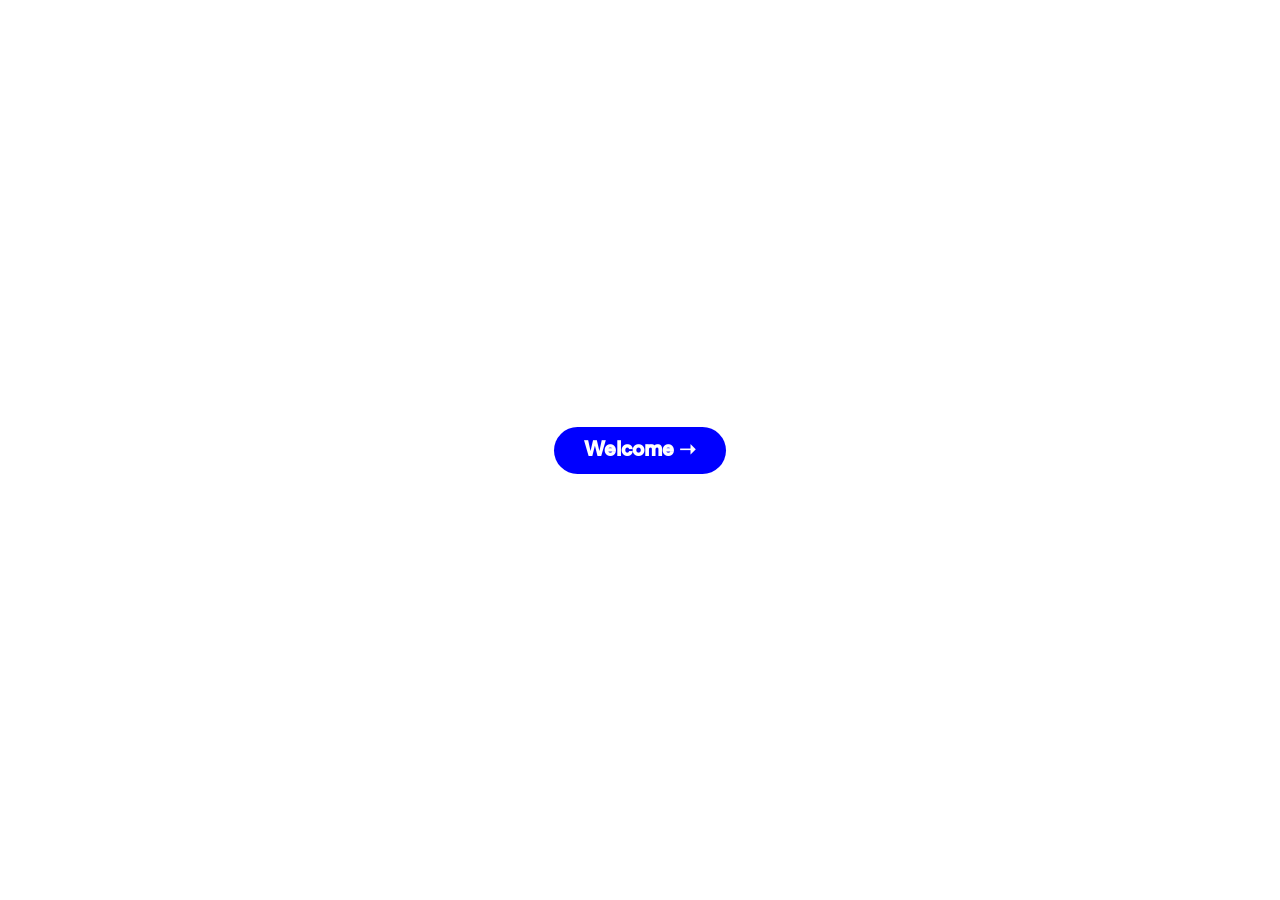
<file: index.html>
<!DOCTYPE html>
<html lang="en">
<head>
    <meta charset="UTF-8">
    <meta name="apple-mobile-web-app-capable" content="yes">
    <meta name="apple-mobile-web-app-status-bar-style" content="black">
    <meta name="viewport" content="width=device-width, initial-scale=1, user-scalable=no">
    <title>Where Does it Live?</title>
    <link rel="stylesheet" href="style.css">
</head>
<body>
    <div id="welcomeBody">
        <a href="begin.html"><div class="blueBox">
            <h1>Welcome &#10141;</h1>
        </div></a>
    </div>

</body>
</html>
</file>
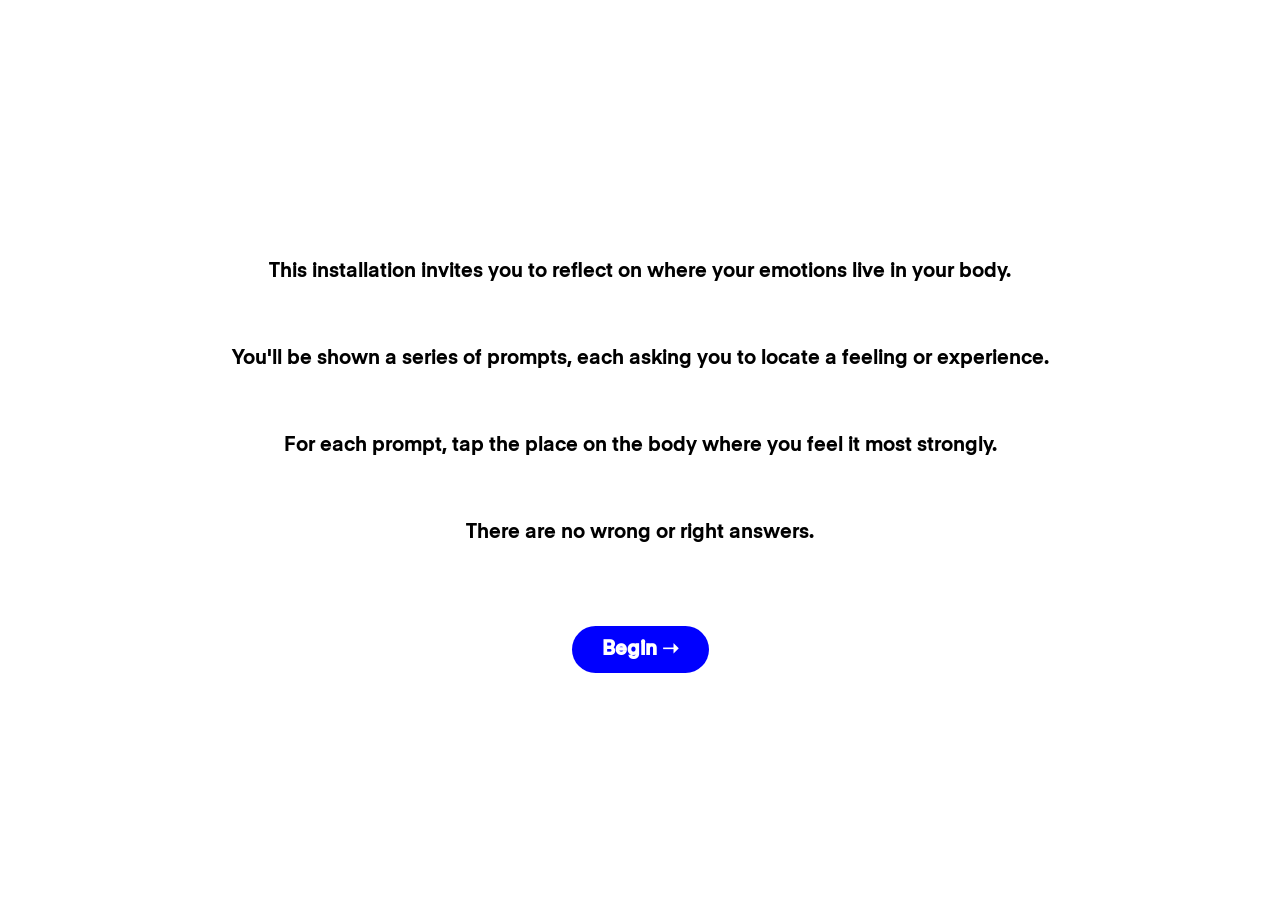
<file: begin.html>
<!DOCTYPE html>
<html lang="en">
<head>
    <meta charset="UTF-8">
    <meta name="apple-mobile-web-app-capable" content="yes">
    <meta name="apple-mobile-web-app-status-bar-style" content="black">
    <meta name="viewport" content="width=device-width, initial-scale=1, user-scalable=no">
    <title>Where Does it Live?</title>
    <link rel="stylesheet" href="style.css">
</head>
<body>
    <div id="beginBody">
        <div class="text">
            <div class="paragraph">
                <p>This installation invites you to reflect on where your emotions live in your body.</p>
            </div>
            <div class="paragraph">
                <p>You'll be shown a series of prompts, each asking you to locate a feeling or experience.</p>
            </div>
            <div class="paragraph">
                <p>For each prompt, tap the place on the body where you feel it most strongly.</p>
            </div>
            <div class="paragraph">
                <p>There are no wrong or right answers.</p>
            </div>
        </div>
        <a href="confidence.html"><div class="blueBox">
            <h1>Begin &#10141;</h1>
        </div></a>
    </div>

</body>
</html>
</file>
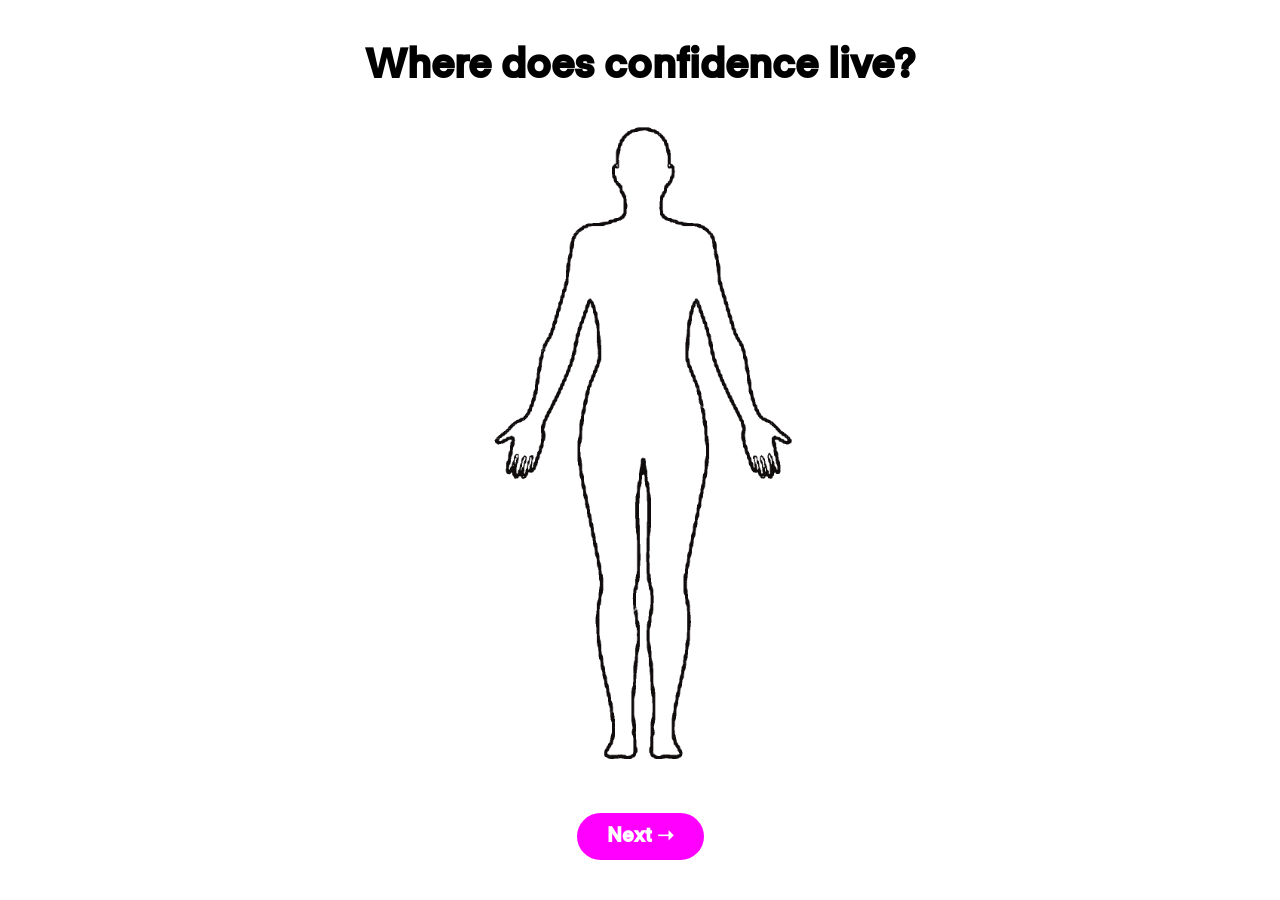
<file: confidence.html>
<!DOCTYPE html>
<html lang="en">
<head>
    <meta charset="UTF-8">
    <meta name="apple-mobile-web-app-capable" content="yes">
    <meta name="apple-mobile-web-app-status-bar-style" content="black">
    <meta name="viewport" content="width=device-width, initial-scale=1, user-scalable=no">
    <title>Where Does it Live?</title>
    <link rel="stylesheet" href="style.css">
    <style>
        .spark{
            background: radial-gradient(white, #f0f);
            filter: drop-shadow(0 0 20px #f0f);
        }
        .blueBox{
            background: #f0f;
        }
    </style>
</head>
<body>

    <div id="emotionBody">
        <div class="prompt">
            <h1>Where does confidence live?</h1>
        </div>
        <a href="joy.html"><div class="blueBox">
            <h1>Next &#10141;</h1>
        </div></a>
    </div>
    <input type="hidden" id="emotion" value="confidence">

    <script src="script.js"></script>
</body>
</html>
</file>
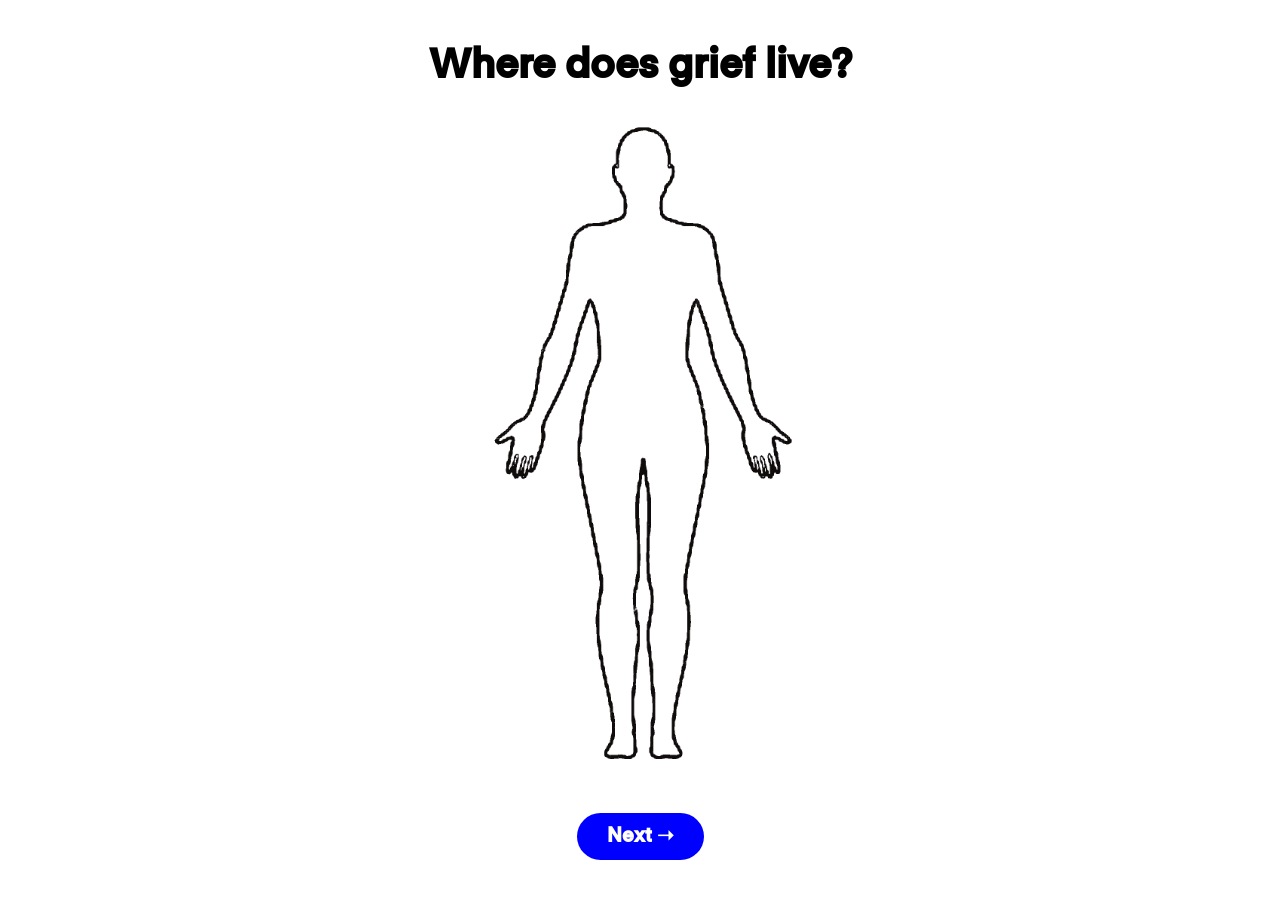
<file: grief.html>
<!DOCTYPE html>
<html lang="en">
<head>
    <meta charset="UTF-8">
    <meta name="apple-mobile-web-app-capable" content="yes">
    <meta name="apple-mobile-web-app-status-bar-style" content="black">
    <meta name="viewport" content="width=device-width, initial-scale=1, user-scalable=no">
    <title>Where Does it Live?</title>
    <link rel="stylesheet" href="style.css">
    <style>
        .spark{
            background: radial-gradient(white, #00e);
            filter: drop-shadow(0 0 20px #00e);
        }
    </style>
</head>
<body>

    <div id="emotionBody">
        <div class="prompt">
            <h1>Where does grief live?</h1>
        </div>
        <a href="thankYou.html"><div class="blueBox">
            <h1>Next &#10141;</h1>
        </div></a>
    </div>
    <input type="hidden" id="emotion" value="grief">
    <script src="script.js"></script>
</body>
</html>
</file>
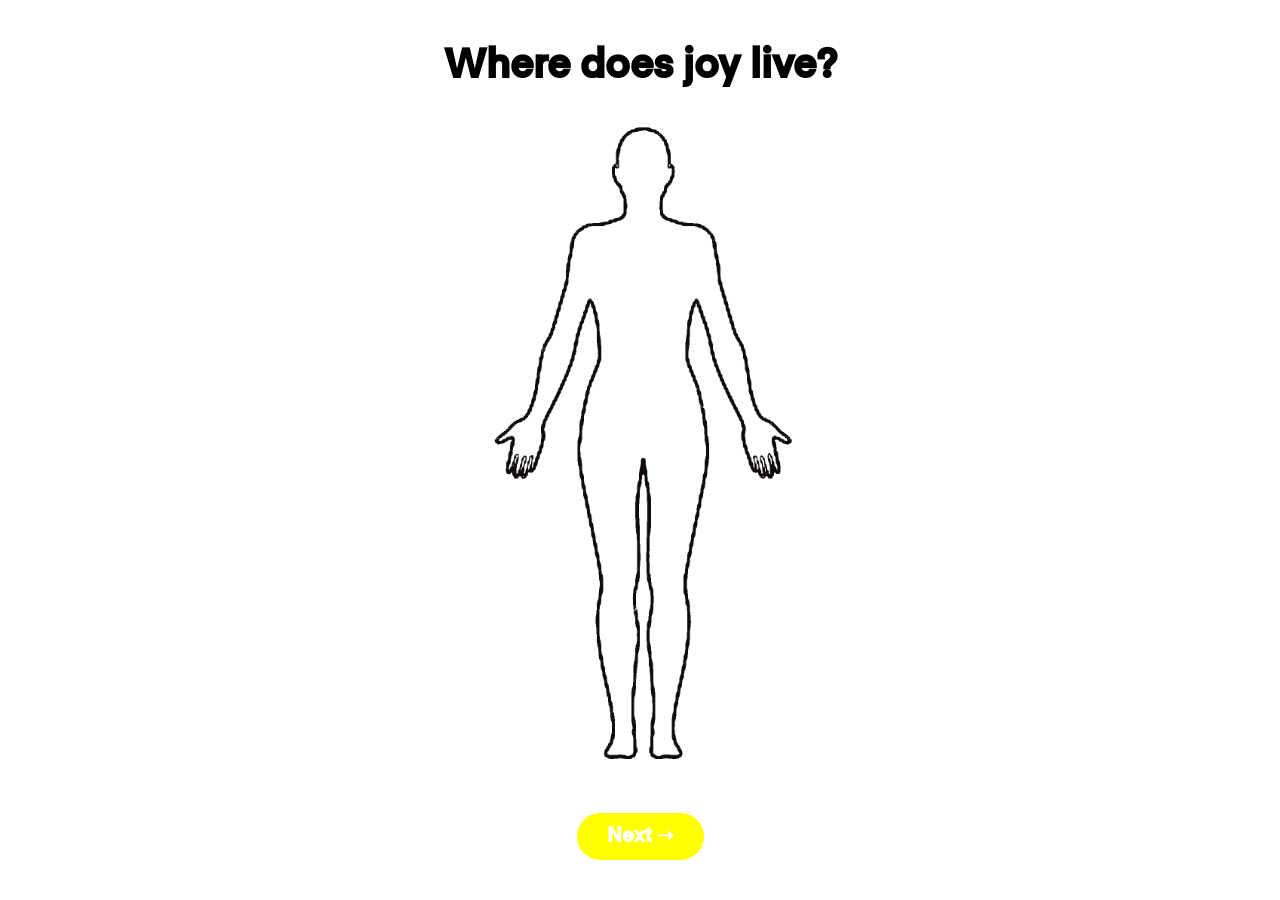
<file: joy.html>
<!DOCTYPE html>
<html lang="en">
<head>
    <meta charset="UTF-8">
    <meta name="apple-mobile-web-app-capable" content="yes">
    <meta name="apple-mobile-web-app-status-bar-style" content="black">
    <meta name="viewport" content="width=device-width, initial-scale=1, user-scalable=no">
    <title>Where Does it Live?</title>
    <link rel="stylesheet" href="style.css">
    <style>
        .spark{
            background: radial-gradient(white, #ff0);
            filter: drop-shadow(0 0 20px #ff0);
        }
        .blueBox{
            background: #ff0;
        }
    </style>
</head>
<body>


    <div id="emotionBody">
        <div class="prompt">
            <h1>Where does joy live?</h1>
        </div>
        <a href="stress.html"><div class="blueBox">
            <h1>Next &#10141;</h1>
        </div></a>
    </div>
    <input type="hidden" id="emotion" value="joy">

    <script src="script.js"></script>
</body>
</html>
</file>
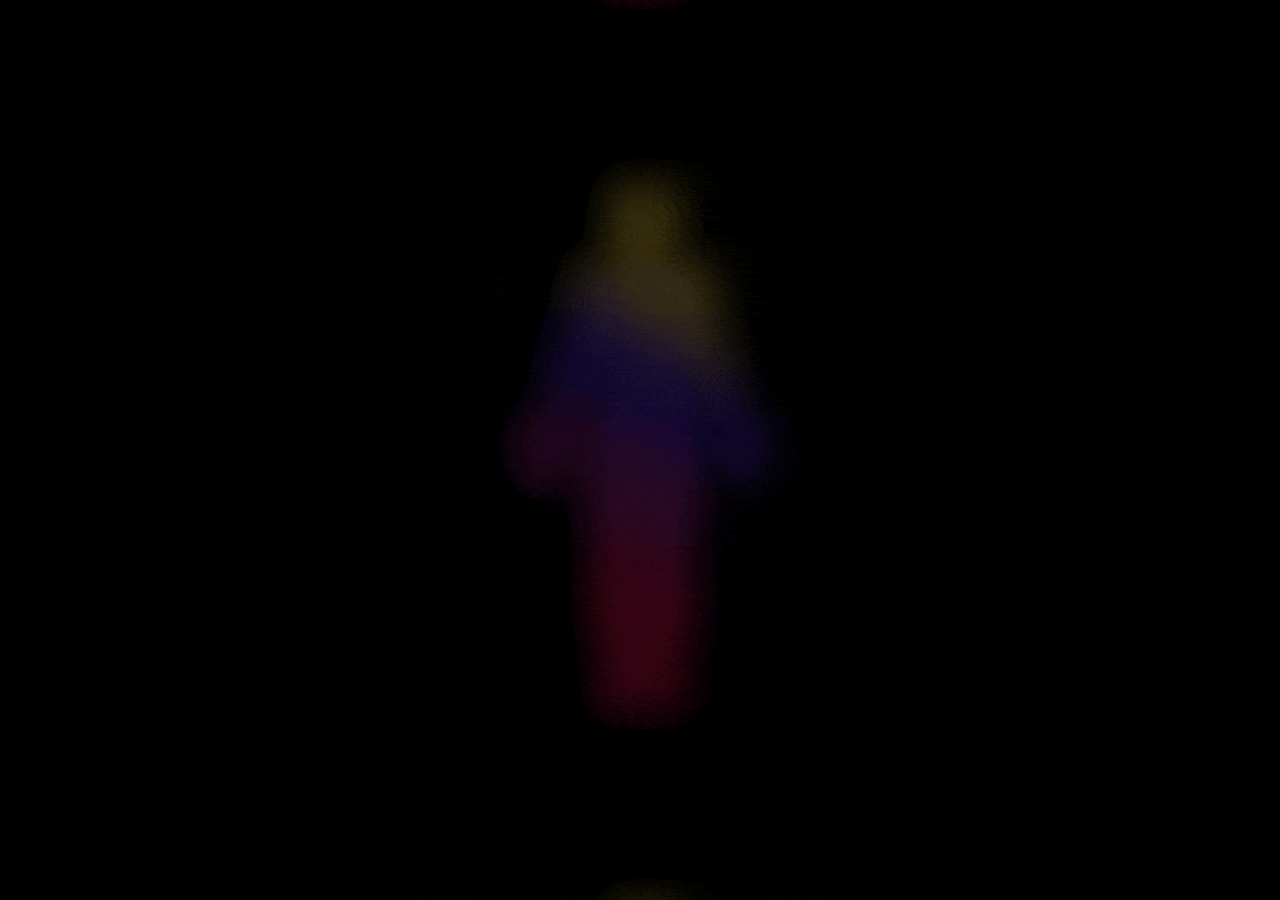
<file: kiosk.html>
<!DOCTYPE html>
<html lang="en">
<head>
    <meta charset="UTF-8">
    <meta name="apple-mobile-web-app-capable" content="yes">
    <meta name="apple-mobile-web-app-status-bar-style" content="black">
    <meta name="viewport" content="width=device-width, initial-scale=1, user-scalable=no">
    <title>Where Does it Live?</title>
    <link rel="stylesheet" href="style.css">

</head>
<body>
    <div id="kioskBody">
    </div>

    <script src="kiosk.js"></script>
</body>
</html>
</file>
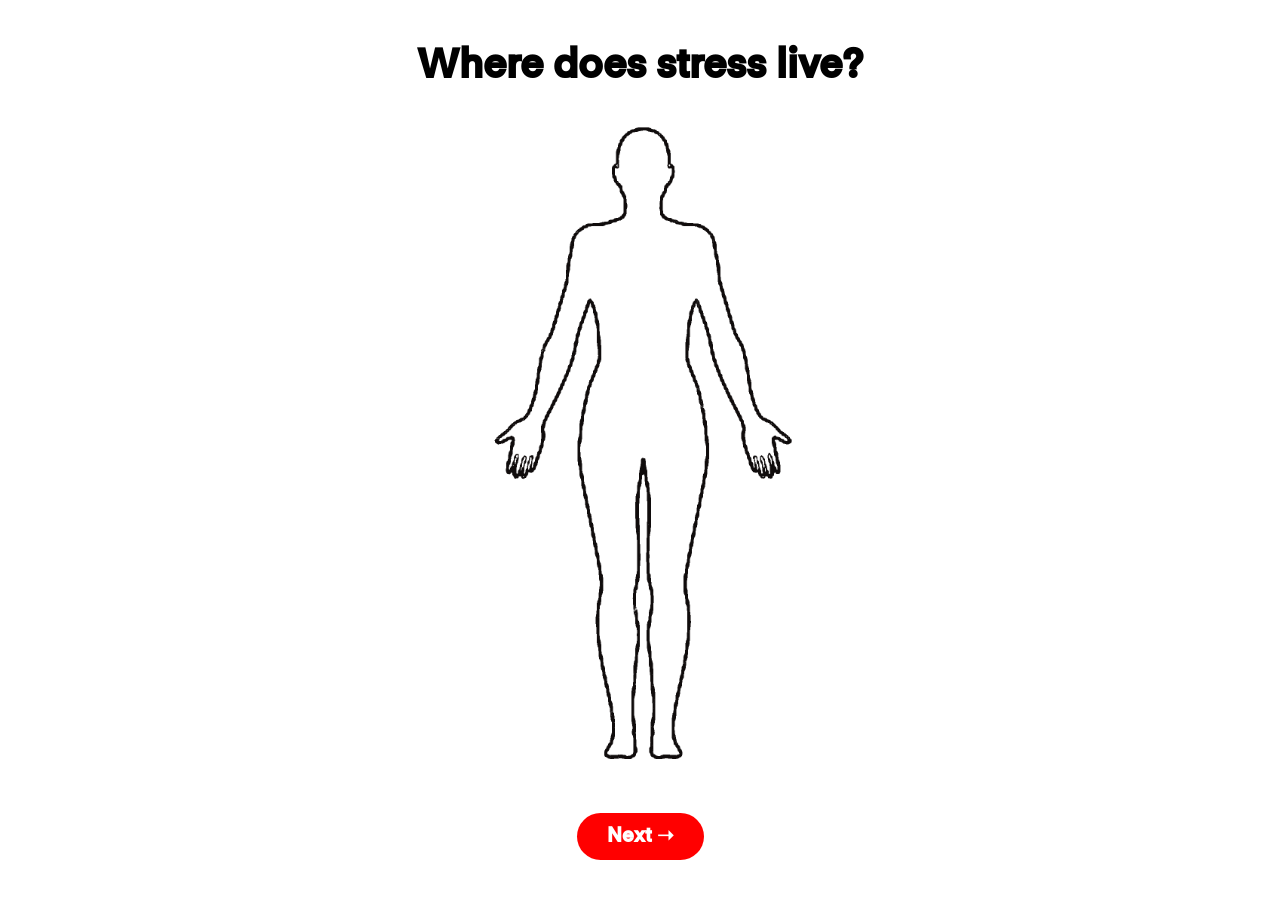
<file: stress.html>
<!DOCTYPE html>
<html lang="en">
<head>
    <meta charset="UTF-8">
    <meta name="apple-mobile-web-app-capable" content="yes">
    <meta name="apple-mobile-web-app-status-bar-style" content="black">
    <meta name="viewport" content="width=device-width, initial-scale=1, user-scalable=no">
    <title>Where Does it Live?</title>
    <link rel="stylesheet" href="style.css">
    <style>
        .spark{
            background: radial-gradient(white, #f00);
            filter: drop-shadow(0 0 20px #f00);
        }
        .blueBox{
            background: #f00;
        }
    </style>
</head>
<body>

    <div id="emotionBody">
        <div class="prompt">
            <h1>Where does stress live?</h1>
        </div>
        <a href="grief.html"><div class="blueBox">
            <h1>Next &#10141;</h1>
        </div></a>
    </div>
    <input type="hidden" id="emotion" value="stress">

    <script src="script.js"></script>
</body>
</html>
</file>
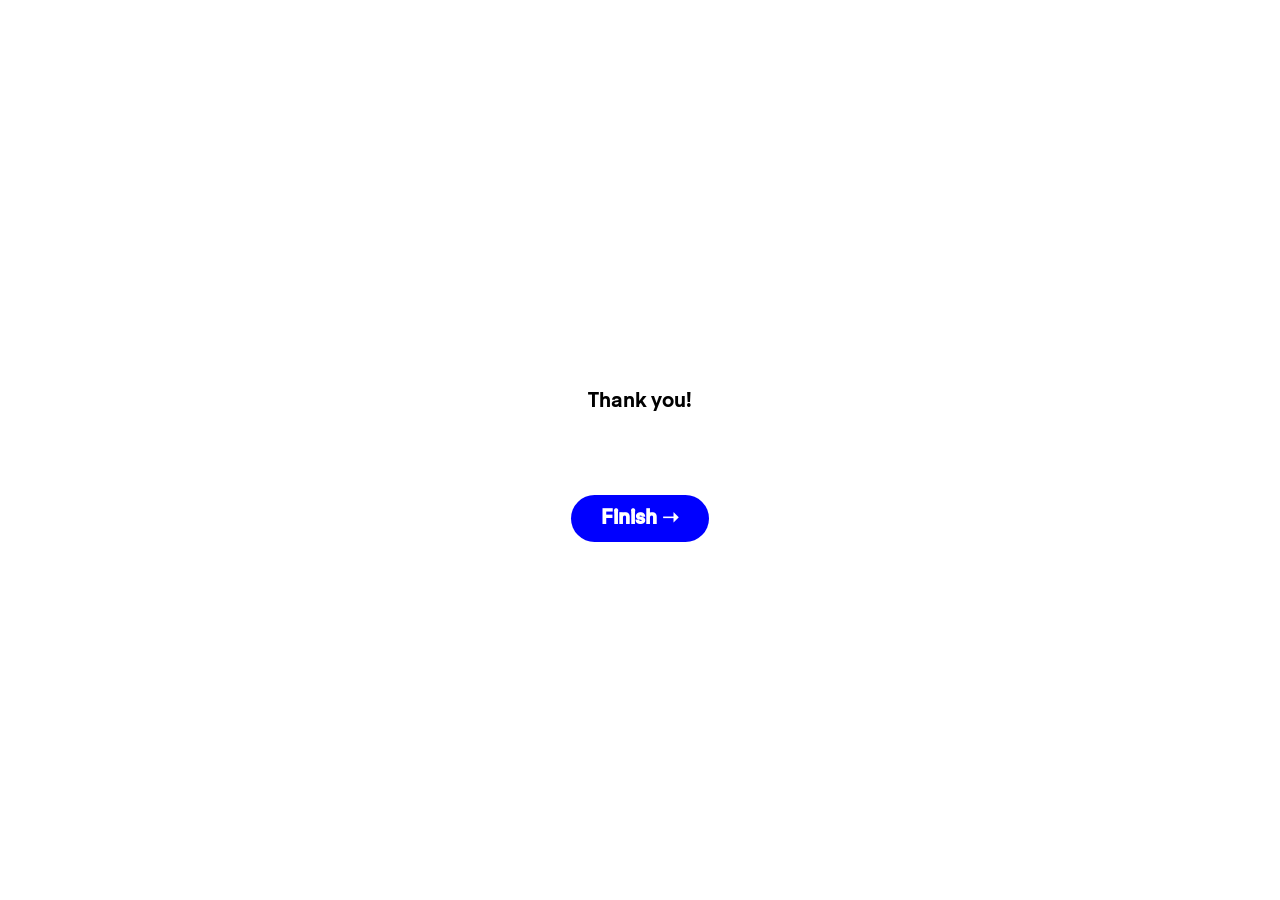
<file: thankYou.html>
<!DOCTYPE html>
<html lang="en">
<head>
    <meta charset="UTF-8">
    <meta name="apple-mobile-web-app-capable" content="yes">
    <meta name="apple-mobile-web-app-status-bar-style" content="black">
    <meta name="viewport" content="width=device-width, initial-scale=1, user-scalable=no">
    <title>Where Does it Live?</title>
    <link rel="stylesheet" href="style.css">
</head>
<body>
    <div id="beginBody">
        <div class="text">
            <div class="paragraph">
                <p>Thank you!</p>
            </div>
        </div>
        <a href="index.html"><div class="blueBox">
            <h1>Finish &#10141;</h1>
        </div></a>
    </div>

</body>
</html>
</file>
<file: style.css>
@font-face {
  font-family: 'eina';
  src: url('assets/2d57f676e3d6955778fb8acac0176b9a.woff') format('woff'),
       url('assets/2d57f676e3d6955778fb8acac0176b9a.woff2') format('woff2');
  font-weight: normal;
  font-style: normal;
}
*{
    margin: 0;
    padding: 0;
    box-sizing: border-box;
    font-family: eina, Arial, sans-serif;
}
html, body {
  height: 100%;
}
body{
     -webkit-text-size-adjust: 100%;
}

.blueBox{
    background: #00f;
    color: #fff;
    border-radius: 40px;
    padding: 10px 30px;
}
.blueBox h1{
    font-size: 20px;
}

#welcomeBody{
    height: 100dvh;
    width: 100dvw;
    display: flex;
    align-items: center;
    justify-content: center;
}
a{
    text-decoration: none;
    user-select: none;
}

#beginBody{
    width: 100dvw;
    height: 100dvh;
    display: flex;
    flex-direction: column;
    align-items: center;
    justify-content: center;
}
#beginBody .text{
    display: flex;
    flex-direction: column;
    align-items: center;
    justify-content: center;
    margin-bottom: 50px;
}
#beginBody .text .paragraph{
    margin: 30px;
}
#beginBody .text .paragraph p{
    font-size: 20px;
    text-align: center;
}

#emotionBody{
    width: 100vw;
    min-height: 100vh;
    min-height: 100dvh;
    background: url(assets/body.png);
    background-size: contain;
    background-position: center center;
    background-repeat: no-repeat;
    display: flex;
    flex-direction: column;
    justify-content: space-between;
    align-items: center;
    padding: 40px 0;
}
#emotionBody .prompt{
    font-size: 20px;
    user-select: none;
    text-align: center;
}

#kioskBody{
    width: 100vw;
    height: 100vh;
    background: url(assets/body\ mask_1.gif);
    background-size: contain;
    background-position: center;
}

.spark{
    position: absolute;
    width: 40px;
    height: 40px;
    transform: translate(-40px, -40px);
    border-radius: 50%;
    animation: animate .5s ease-in-out forwards;
}

.perma-spark{
    position: absolute;
    width: 30px;
    height: 30px;
    transform: translate(30px);
    border-radius: 50%;
    animation: perma-animate .5s ease-in-out forwards;
    filter: blur(6px);
}
@keyframes animate{
    0%{
        transform: scale(0);
        opacity: 0;
    }
    50%{
        opacity: 1;
    }
    100% {
        transform: scale(1.1);
        opacity: 0;
    }
}
@keyframes perma-animate{
    0%{
        transform: scale(0);
        opacity: 0;
    }
    90%{
        transform: scale(1.1);
        opacity: 0.7;
    }
    100%{
        transform: scale(1);
        opacity: 0.7;
    }
}
</file>
